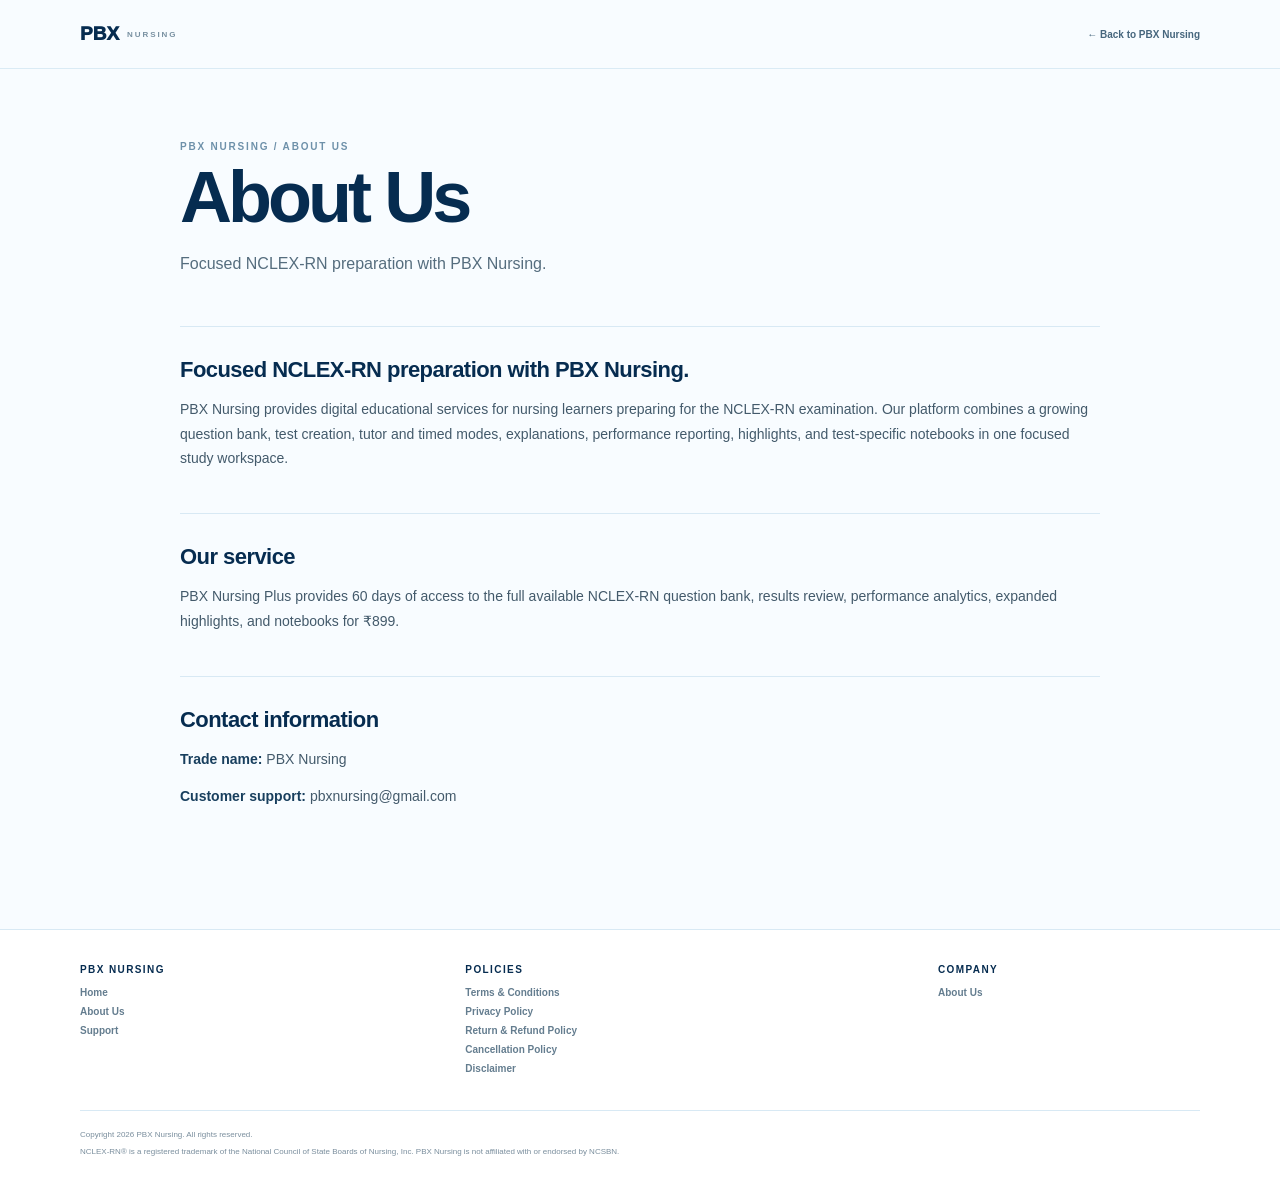
<file: about-us/index.html>
<!DOCTYPE html><html lang="en"><head><script>if(new URLSearchParams(location.search).has("popup")){document.documentElement.classList.add("popup-mode")}</script><meta charset="UTF-8"><meta name="viewport" content="width=device-width,initial-scale=1.0"><title>About Us | PBX Nursing</title><meta name="description" content="Focused NCLEX-RN preparation with PBX Nursing."><link rel="canonical" href="https://pbxnursing.com/about-us"><link rel="stylesheet" href="../legal.css"></head><body><header class="legal-top"><div class="legal-top-inner"><a class="legal-brand" href="../"><strong>PBX</strong><span>NURSING</span></a><a class="back-home" href="../">← Back to PBX Nursing</a></div></header><main class="legal-main"><div class="legal-kicker">PBX Nursing / About Us</div><h1>About Us</h1><p class="legal-intro">Focused NCLEX-RN preparation with PBX Nursing.</p><section class="legal-section"><h2>Focused NCLEX-RN preparation with PBX Nursing.</h2><p>PBX Nursing provides digital educational services for nursing learners preparing for the NCLEX-RN examination. Our platform combines a growing question bank, test creation, tutor and timed modes, explanations, performance reporting, highlights, and test-specific notebooks in one focused study workspace.</p></section><section class="legal-section"><h2>Our service</h2><p>PBX Nursing Plus provides 60 days of access to the full available NCLEX-RN question bank, results review, performance analytics, expanded highlights, and notebooks for ₹899.</p></section><section class="legal-section"><h2>Contact information</h2><p><strong>Trade name:</strong> PBX Nursing</p><p><strong>Customer support:</strong> <a href="mailto:pbxnursing@gmail.com">pbxnursing@gmail.com</a></p></section></main><footer class="legal-footer"><div class="legal-footer-inner"><div><h3>PBX Nursing</h3><div class="legal-links"><a href="../">Home</a><a href="../about-us/">About Us</a><a href="mailto:pbxnursing@gmail.com">Support</a></div></div><div><h3>Policies</h3><div class="legal-links"><a href="../terms-and-conditions/">Terms &amp; Conditions</a><a href="../privacy-policy/">Privacy Policy</a><a href="../return-refund-policy/">Return &amp; Refund Policy</a><a href="../cancellation-policy/">Cancellation Policy</a><a href="../disclaimer/">Disclaimer</a></div></div><div><h3>Company</h3><div class="legal-links"><a href="../about-us/">About Us</a></div></div><div class="legal-copyright"><p>Copyright 2026 PBX Nursing. All rights reserved.</p><p>NCLEX-RN® is a registered trademark of the National Council of State Boards of Nursing, Inc. PBX Nursing is not affiliated with or endorsed by NCSBN.</p></div></div></footer></body></html>
</file>
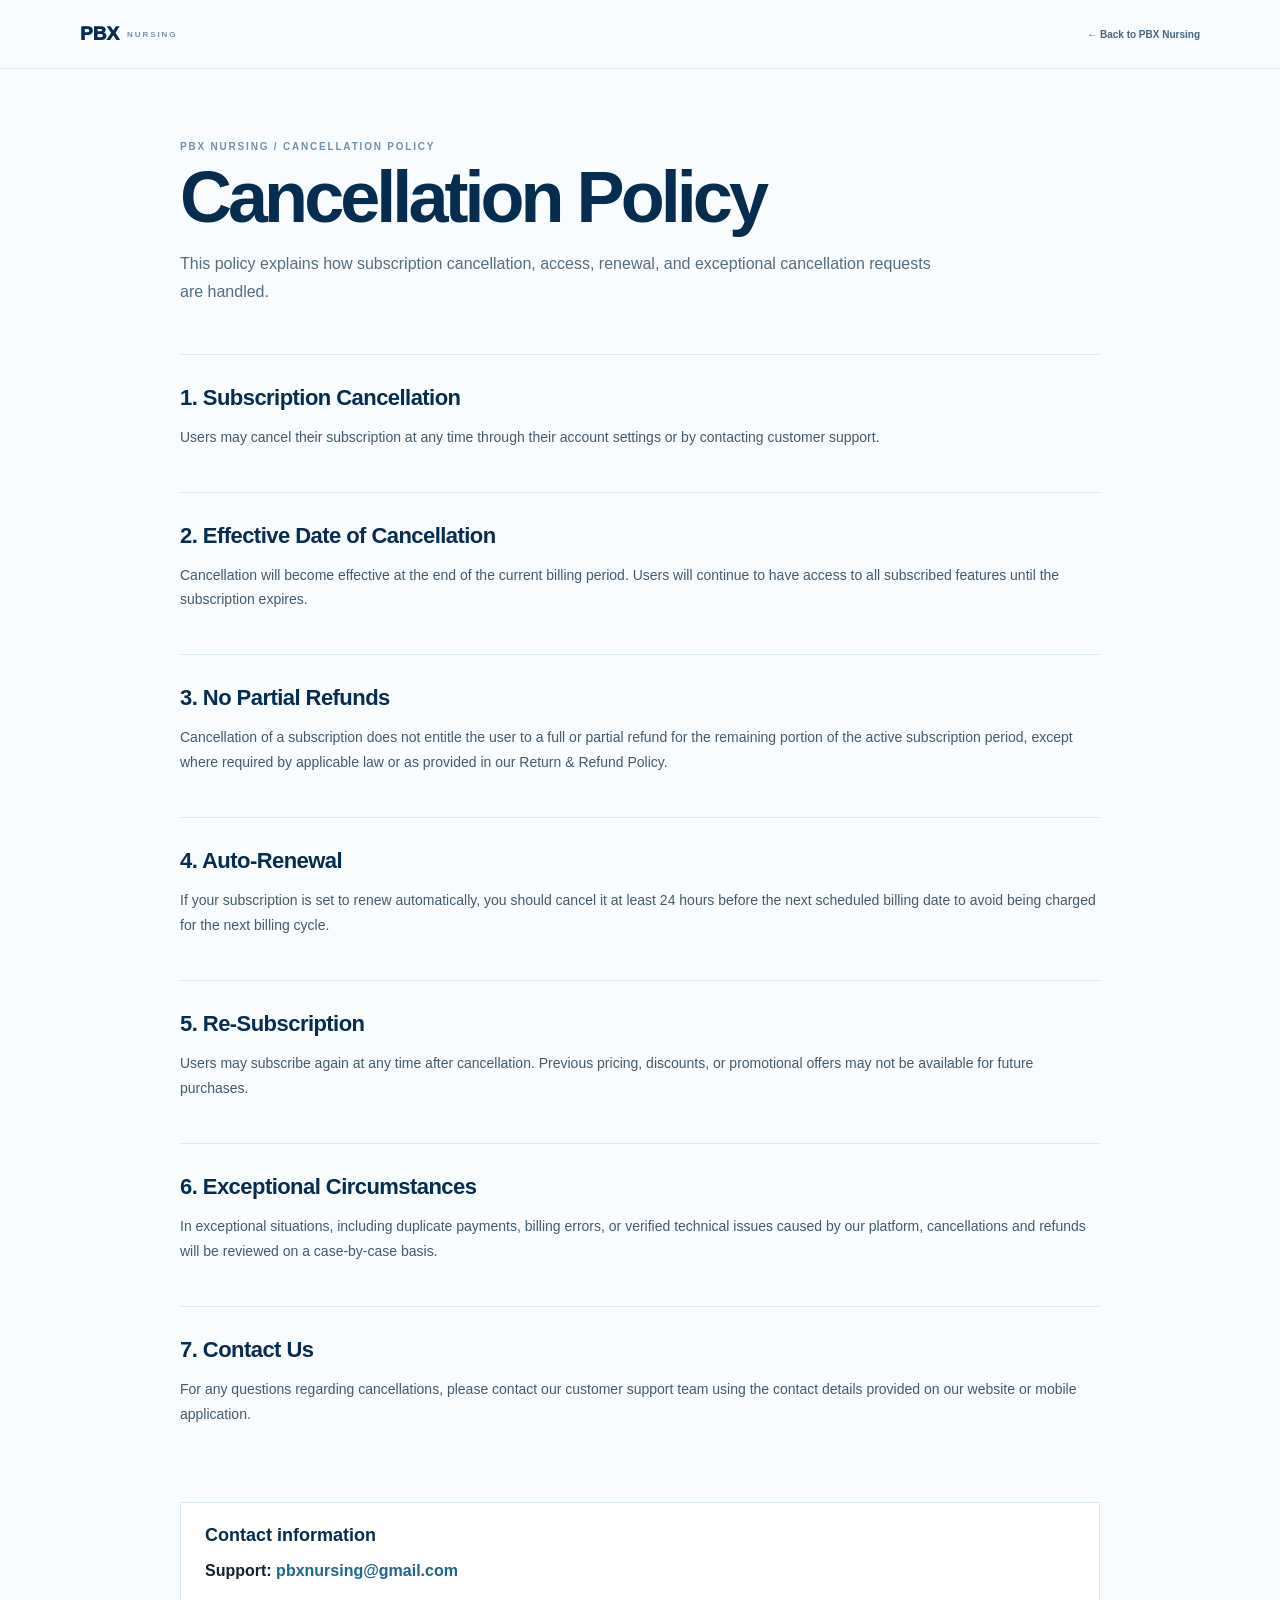
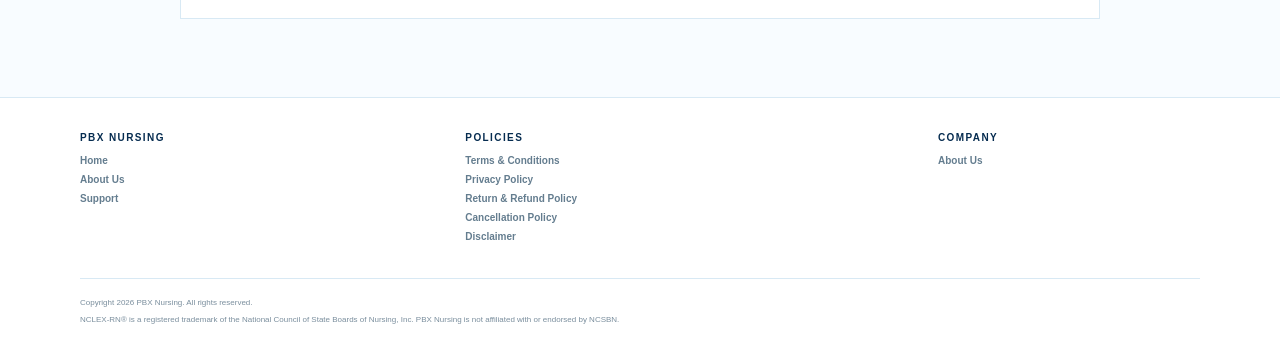
<file: cancellation-policy/index.html>
<!DOCTYPE html><html lang="en"><head><script>if(new URLSearchParams(location.search).has("popup")){document.documentElement.classList.add("popup-mode")}</script><meta charset="UTF-8"><meta name="viewport" content="width=device-width,initial-scale=1.0"><title>Cancellation Policy | PBX Nursing</title><meta name="description" content="This policy explains how subscription cancellation, access, renewal, and exceptional cancellation requests are handled."><link rel="canonical" href="https://pbxnursing.com/cancellation-policy"><link rel="stylesheet" href="../legal.css"></head><body><header class="legal-top"><div class="legal-top-inner"><a class="legal-brand" href="../"><strong>PBX</strong><span>NURSING</span></a><a class="back-home" href="../">← Back to PBX Nursing</a></div></header><main class="legal-main"><div class="legal-kicker">PBX Nursing / Cancellation Policy</div><h1>Cancellation Policy</h1><p class="legal-intro">This policy explains how subscription cancellation, access, renewal, and exceptional cancellation requests are handled.</p><section class="legal-section"><h2>1. Subscription Cancellation</h2><p>Users may cancel their subscription at any time through their account settings or by contacting customer support.</p></section><section class="legal-section"><h2>2. Effective Date of Cancellation</h2><p>Cancellation will become effective at the end of the current billing period. Users will continue to have access to all subscribed features until the subscription expires.</p></section><section class="legal-section"><h2>3. No Partial Refunds</h2><p>Cancellation of a subscription does not entitle the user to a full or partial refund for the remaining portion of the active subscription period, except where required by applicable law or as provided in our Return & Refund Policy.</p></section><section class="legal-section"><h2>4. Auto-Renewal</h2><p>If your subscription is set to renew automatically, you should cancel it at least 24 hours before the next scheduled billing date to avoid being charged for the next billing cycle.</p></section><section class="legal-section"><h2>5. Re-Subscription</h2><p>Users may subscribe again at any time after cancellation. Previous pricing, discounts, or promotional offers may not be available for future purchases.</p></section><section class="legal-section"><h2>6. Exceptional Circumstances</h2><p>In exceptional situations, including duplicate payments, billing errors, or verified technical issues caused by our platform, cancellations and refunds will be reviewed on a case-by-case basis.</p></section><section class="legal-section"><h2>7. Contact Us</h2><p>For any questions regarding cancellations, please contact our customer support team using the contact details provided on our website or mobile application.</p></section><div class="support-box"><h2>Contact information</h2><p><strong>Support:</strong> <a href="mailto:pbxnursing@gmail.com">pbxnursing@gmail.com</a></p></div></main><footer class="legal-footer"><div class="legal-footer-inner"><div><h3>PBX Nursing</h3><div class="legal-links"><a href="../">Home</a><a href="../about-us/">About Us</a><a href="mailto:pbxnursing@gmail.com">Support</a></div></div><div><h3>Policies</h3><div class="legal-links"><a href="../terms-and-conditions/">Terms &amp; Conditions</a><a href="../privacy-policy/">Privacy Policy</a><a href="../return-refund-policy/">Return &amp; Refund Policy</a><a href="../cancellation-policy/">Cancellation Policy</a><a href="../disclaimer/">Disclaimer</a></div></div><div><h3>Company</h3><div class="legal-links"><a href="../about-us/">About Us</a></div></div><div class="legal-copyright"><p>Copyright 2026 PBX Nursing. All rights reserved.</p><p>NCLEX-RN® is a registered trademark of the National Council of State Boards of Nursing, Inc. PBX Nursing is not affiliated with or endorsed by NCSBN.</p></div></div></footer></body></html>
</file>
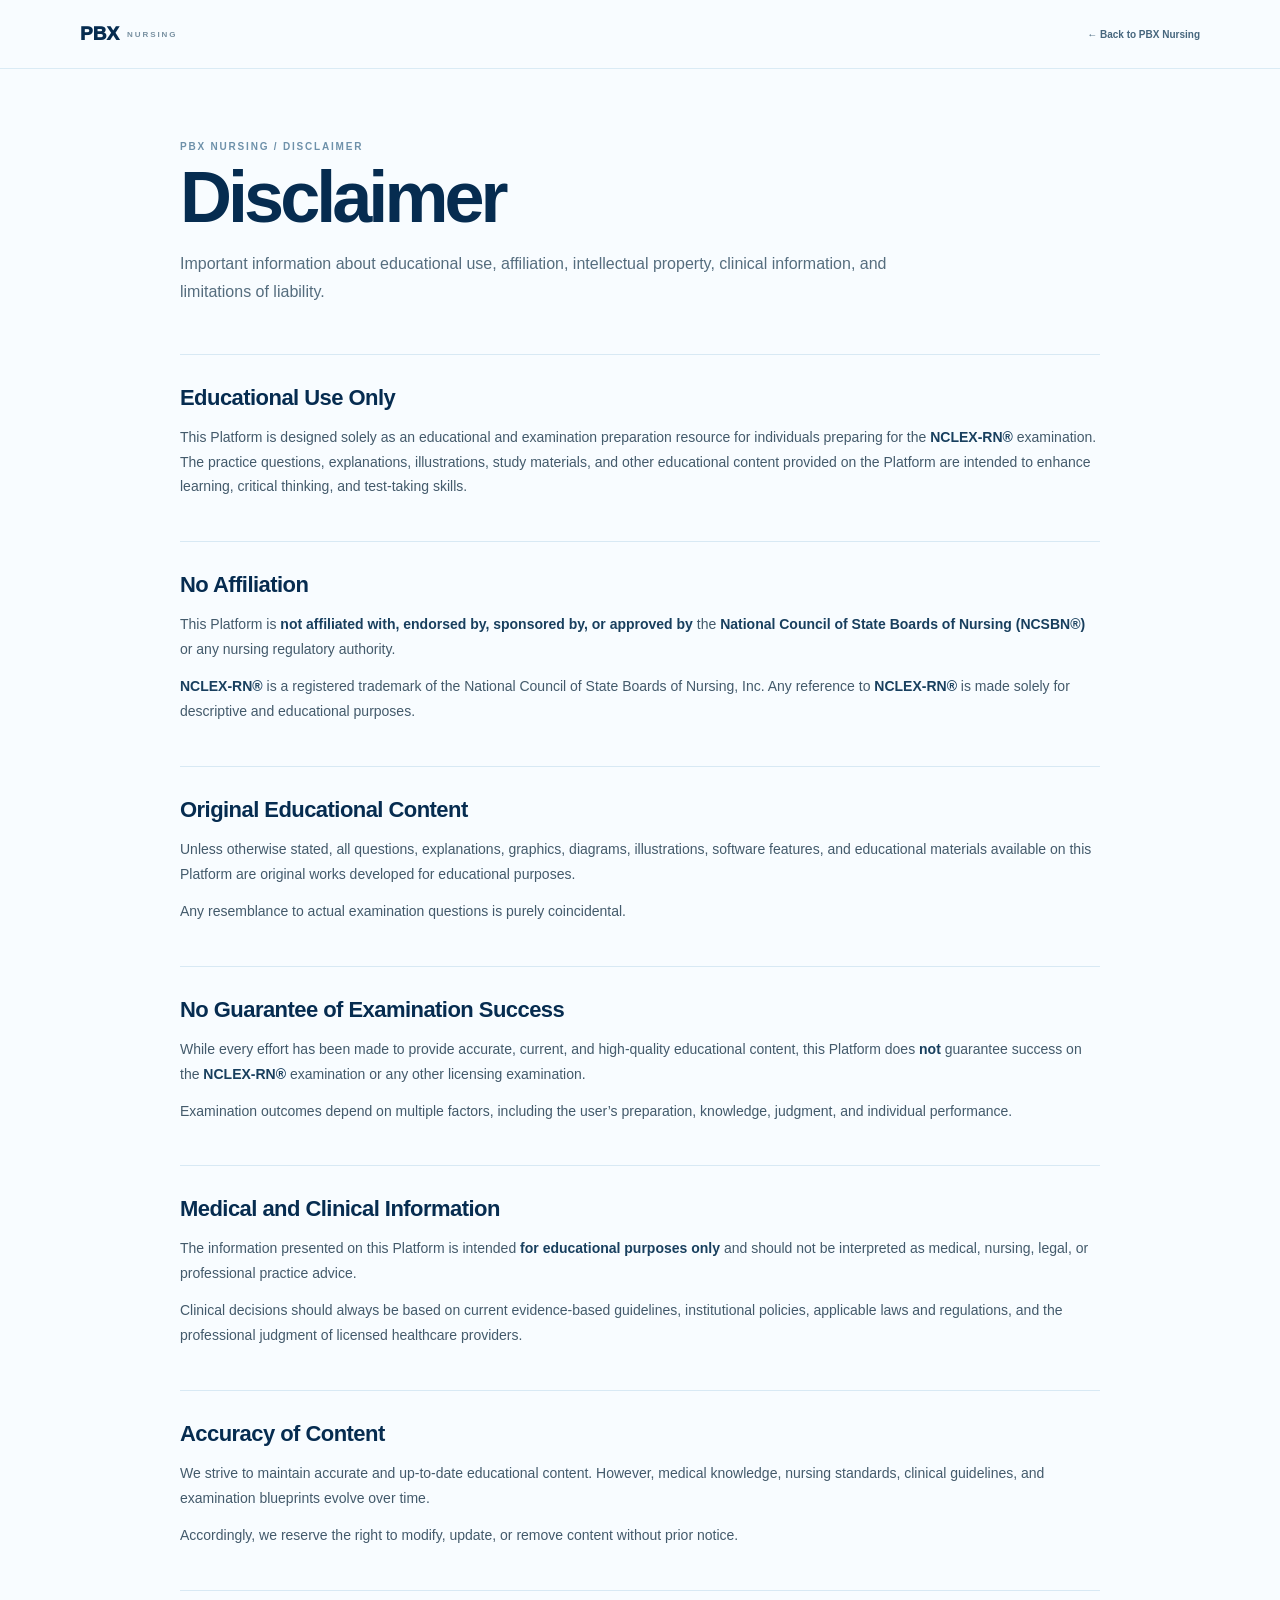
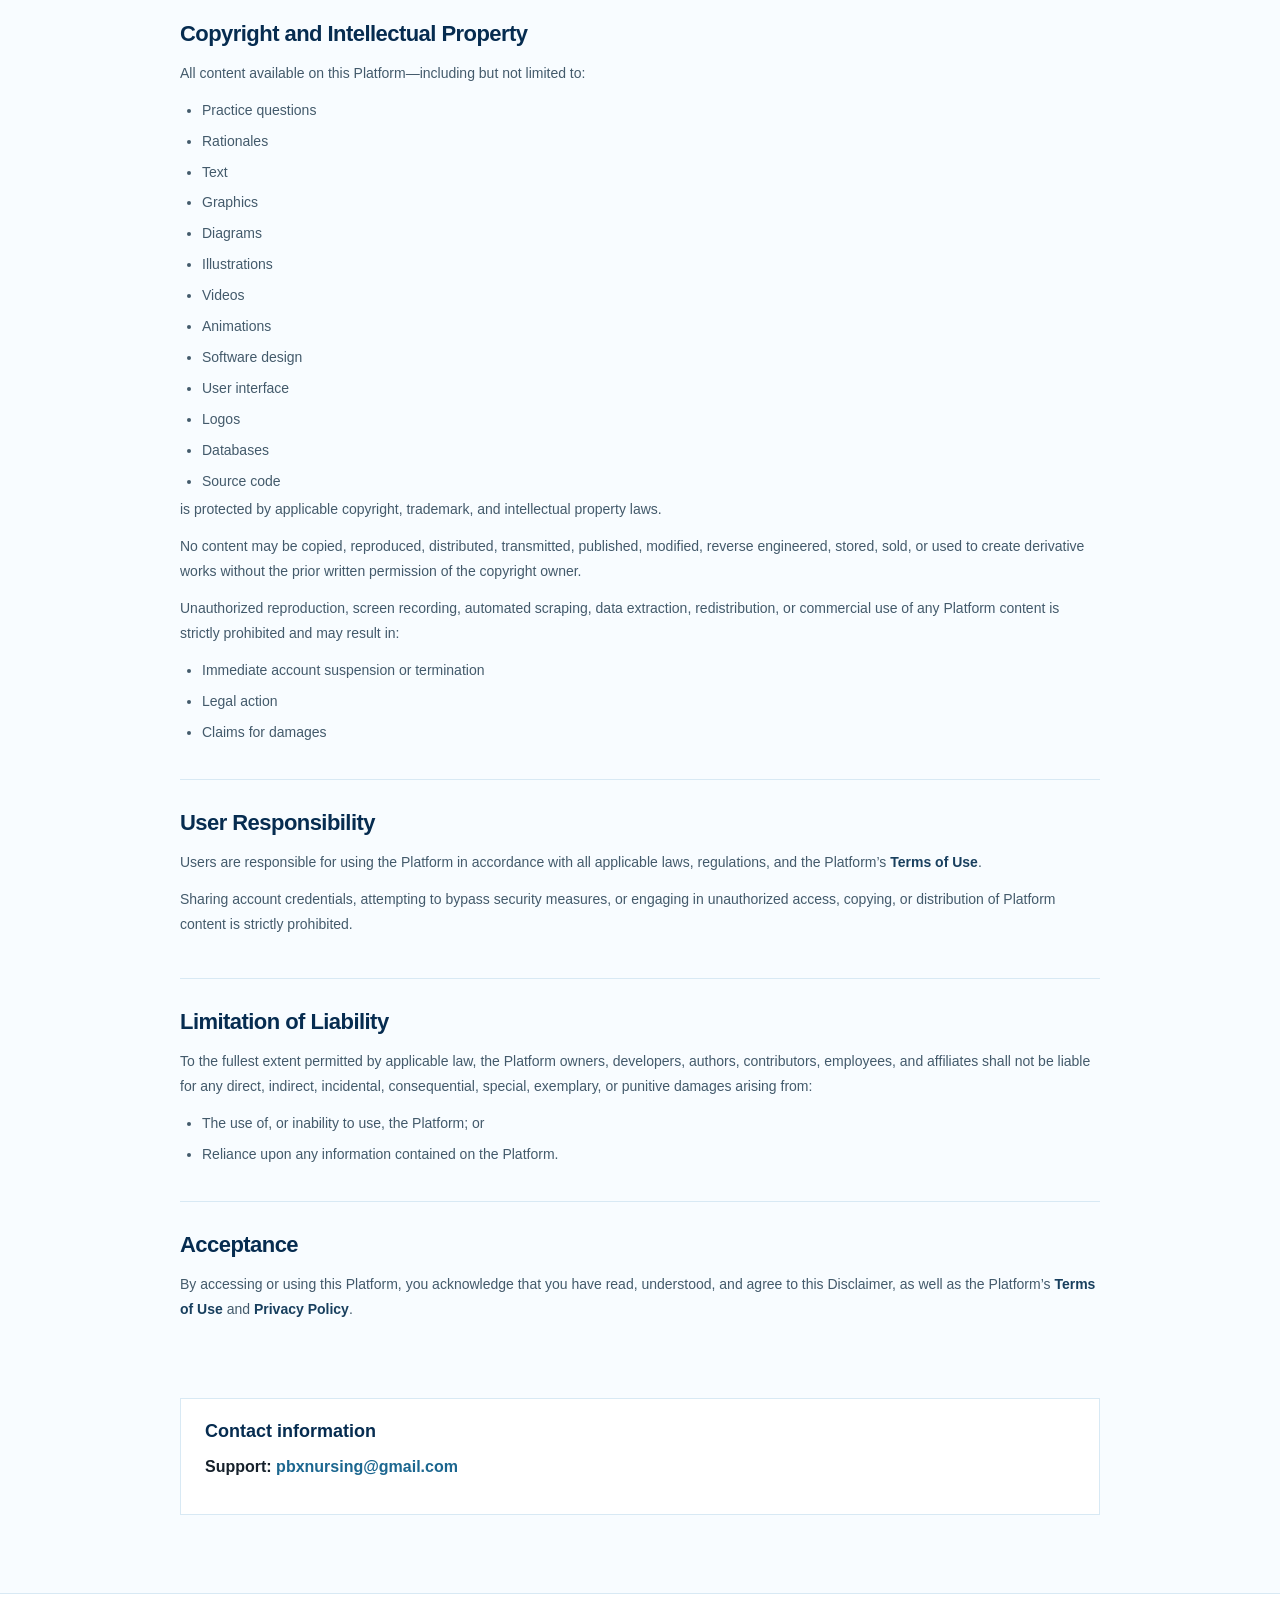
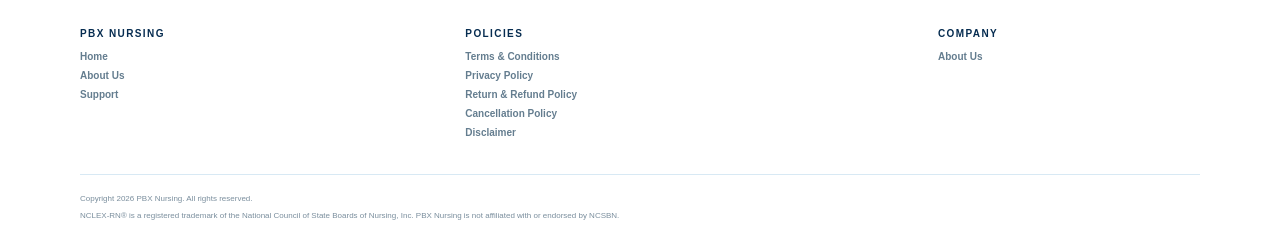
<file: disclaimer/index.html>
<!DOCTYPE html><html lang="en"><head><script>if(new URLSearchParams(location.search).has("popup")){document.documentElement.classList.add("popup-mode")}</script><meta charset="UTF-8"><meta name="viewport" content="width=device-width,initial-scale=1.0"><title>Disclaimer | PBX Nursing</title><meta name="description" content="Important information about educational use, affiliation, intellectual property, clinical information, and limitations of liability."><link rel="canonical" href="https://pbxnursing.com/disclaimer"><link rel="stylesheet" href="../legal.css"></head><body><header class="legal-top"><div class="legal-top-inner"><a class="legal-brand" href="../"><strong>PBX</strong><span>NURSING</span></a><a class="back-home" href="../">← Back to PBX Nursing</a></div></header><main class="legal-main"><div class="legal-kicker">PBX Nursing / Disclaimer</div><h1>Disclaimer</h1><p class="legal-intro">Important information about educational use, affiliation, intellectual property, clinical information, and limitations of liability.</p><section class="legal-section"><h2>Educational Use Only</h2><p>This Platform is designed solely as an educational and examination preparation resource for individuals preparing for the <strong>NCLEX-RN®</strong> examination. The practice questions, explanations, illustrations, study materials, and other educational content provided on the Platform are intended to enhance learning, critical thinking, and test-taking skills.</p></section><section class="legal-section"><h2>No Affiliation</h2><p>This Platform is <strong>not affiliated with, endorsed by, sponsored by, or approved by</strong> the <strong>National Council of State Boards of Nursing (NCSBN®)</strong> or any nursing regulatory authority.</p><p><strong>NCLEX-RN®</strong> is a registered trademark of the National Council of State Boards of Nursing, Inc. Any reference to <strong>NCLEX-RN®</strong> is made solely for descriptive and educational purposes.</p></section><section class="legal-section"><h2>Original Educational Content</h2><p>Unless otherwise stated, all questions, explanations, graphics, diagrams, illustrations, software features, and educational materials available on this Platform are original works developed for educational purposes.</p><p>Any resemblance to actual examination questions is purely coincidental.</p></section><section class="legal-section"><h2>No Guarantee of Examination Success</h2><p>While every effort has been made to provide accurate, current, and high-quality educational content, this Platform does <strong>not</strong> guarantee success on the <strong>NCLEX-RN®</strong> examination or any other licensing examination.</p><p>Examination outcomes depend on multiple factors, including the user’s preparation, knowledge, judgment, and individual performance.</p></section><section class="legal-section"><h2>Medical and Clinical Information</h2><p>The information presented on this Platform is intended <strong>for educational purposes only</strong> and should not be interpreted as medical, nursing, legal, or professional practice advice.</p><p>Clinical decisions should always be based on current evidence-based guidelines, institutional policies, applicable laws and regulations, and the professional judgment of licensed healthcare providers.</p></section><section class="legal-section"><h2>Accuracy of Content</h2><p>We strive to maintain accurate and up-to-date educational content. However, medical knowledge, nursing standards, clinical guidelines, and examination blueprints evolve over time.</p><p>Accordingly, we reserve the right to modify, update, or remove content without prior notice.</p></section><section class="legal-section"><h2>Copyright and Intellectual Property</h2><p>All content available on this Platform—including but not limited to:</p><ul><li>Practice questions</li><li>Rationales</li><li>Text</li><li>Graphics</li><li>Diagrams</li><li>Illustrations</li><li>Videos</li><li>Animations</li><li>Software design</li><li>User interface</li><li>Logos</li><li>Databases</li><li>Source code</li></ul><p>is protected by applicable copyright, trademark, and intellectual property laws.</p><p>No content may be copied, reproduced, distributed, transmitted, published, modified, reverse engineered, stored, sold, or used to create derivative works without the prior written permission of the copyright owner.</p><p>Unauthorized reproduction, screen recording, automated scraping, data extraction, redistribution, or commercial use of any Platform content is strictly prohibited and may result in:</p><ul><li>Immediate account suspension or termination</li><li>Legal action</li><li>Claims for damages</li></ul></section><section class="legal-section"><h2>User Responsibility</h2><p>Users are responsible for using the Platform in accordance with all applicable laws, regulations, and the Platform’s <strong>Terms of Use</strong>.</p><p>Sharing account credentials, attempting to bypass security measures, or engaging in unauthorized access, copying, or distribution of Platform content is strictly prohibited.</p></section><section class="legal-section"><h2>Limitation of Liability</h2><p>To the fullest extent permitted by applicable law, the Platform owners, developers, authors, contributors, employees, and affiliates shall not be liable for any direct, indirect, incidental, consequential, special, exemplary, or punitive damages arising from:</p><ul><li>The use of, or inability to use, the Platform; or</li><li>Reliance upon any information contained on the Platform.</li></ul></section><section class="legal-section"><h2>Acceptance</h2><p>By accessing or using this Platform, you acknowledge that you have read, understood, and agree to this Disclaimer, as well as the Platform’s <strong>Terms of Use</strong> and <strong>Privacy Policy</strong>.</p></section><div class="support-box"><h2>Contact information</h2><p><strong>Support:</strong> <a href="mailto:pbxnursing@gmail.com">pbxnursing@gmail.com</a></p></div></main><footer class="legal-footer"><div class="legal-footer-inner"><div><h3>PBX Nursing</h3><div class="legal-links"><a href="../">Home</a><a href="../about-us/">About Us</a><a href="mailto:pbxnursing@gmail.com">Support</a></div></div><div><h3>Policies</h3><div class="legal-links"><a href="../terms-and-conditions/">Terms &amp; Conditions</a><a href="../privacy-policy/">Privacy Policy</a><a href="../return-refund-policy/">Return &amp; Refund Policy</a><a href="../cancellation-policy/">Cancellation Policy</a><a href="../disclaimer/">Disclaimer</a></div></div><div><h3>Company</h3><div class="legal-links"><a href="../about-us/">About Us</a></div></div><div class="legal-copyright"><p>Copyright 2026 PBX Nursing. All rights reserved.</p><p>NCLEX-RN® is a registered trademark of the National Council of State Boards of Nursing, Inc. PBX Nursing is not affiliated with or endorsed by NCSBN.</p></div></div></footer></body></html>
</file>
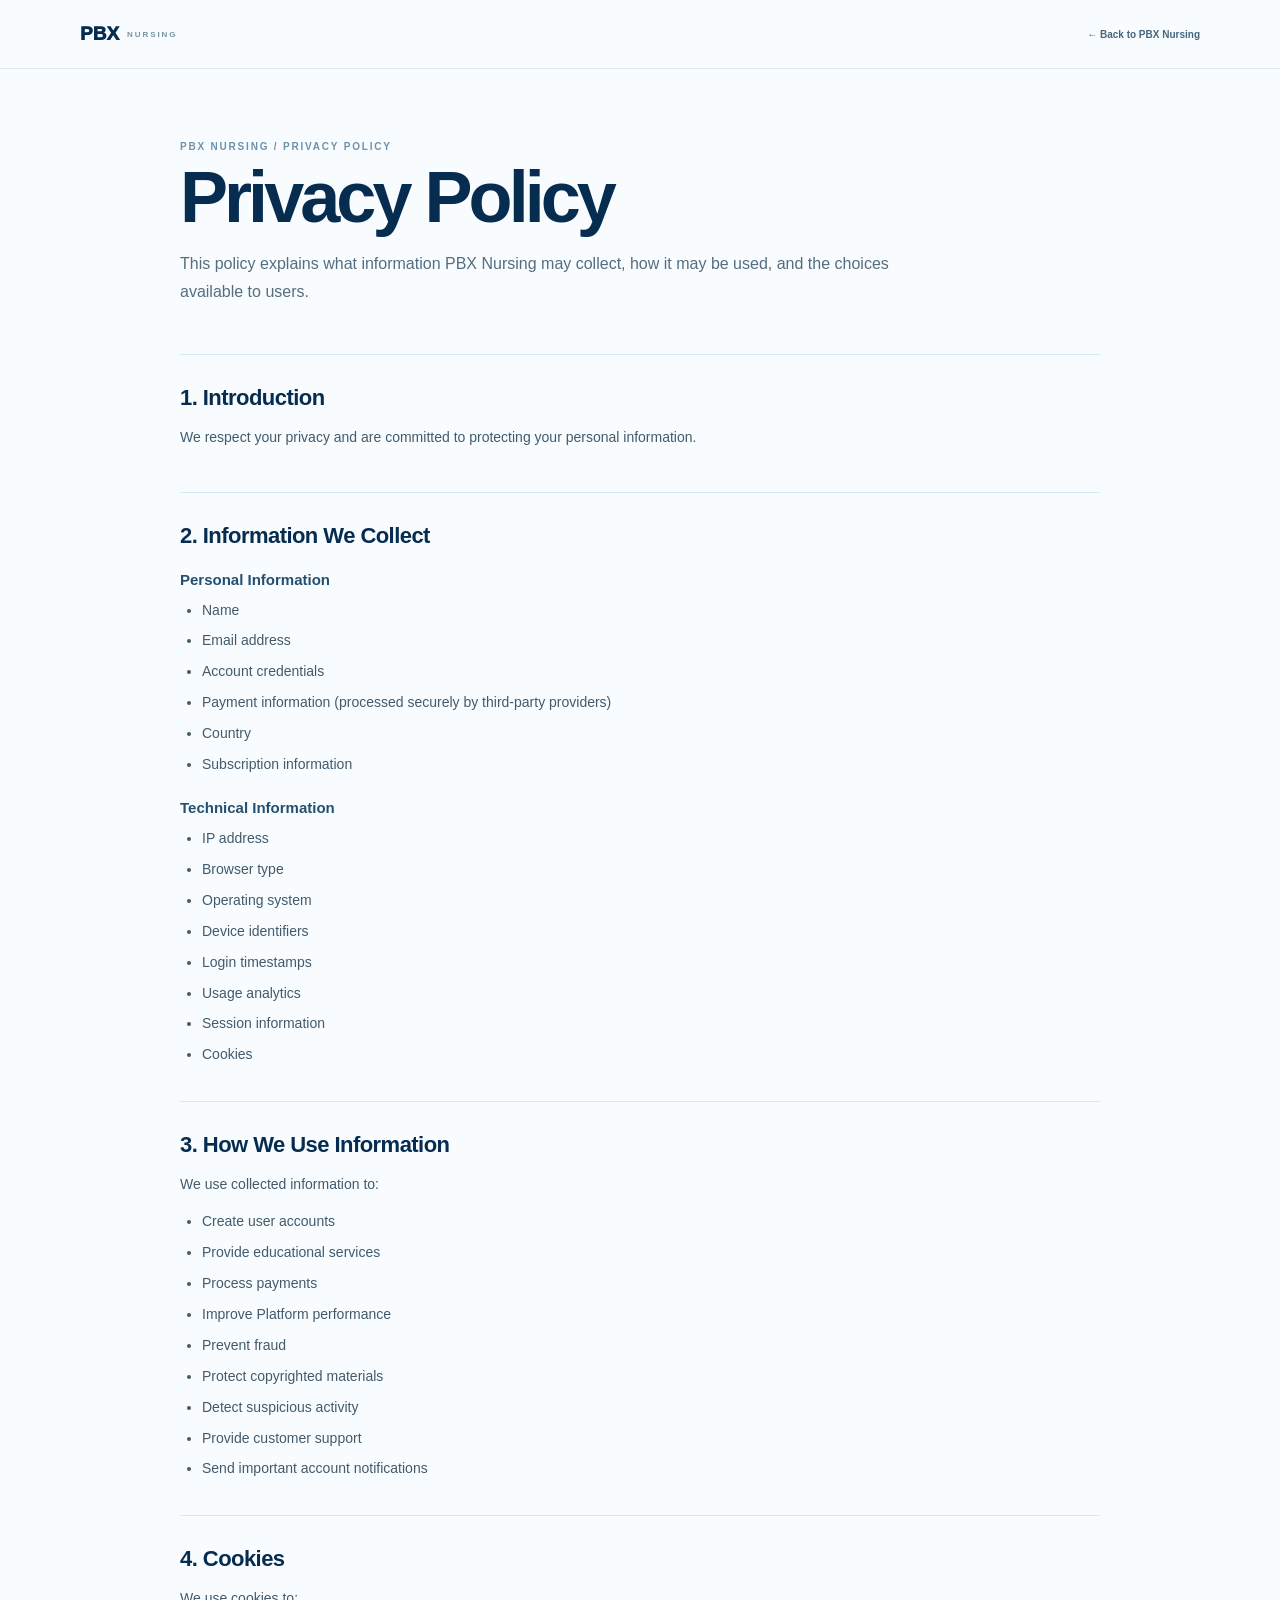
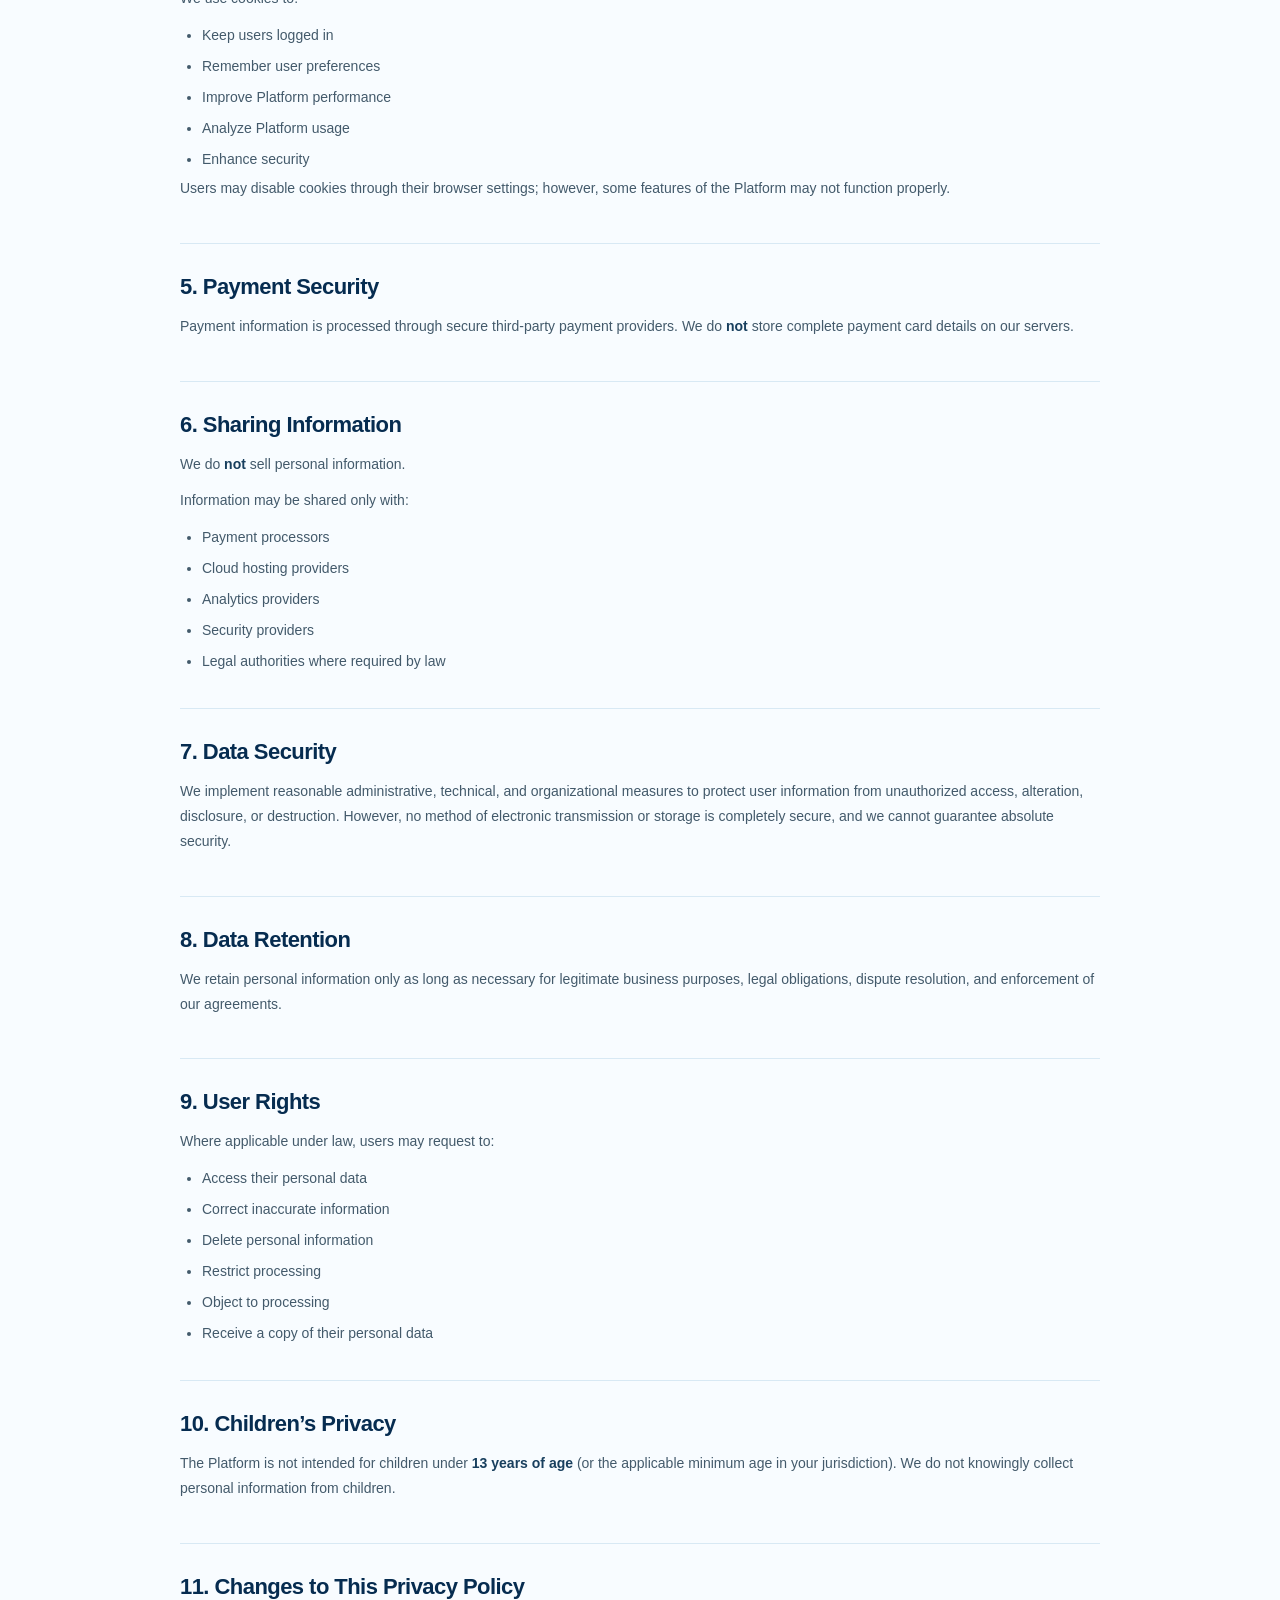
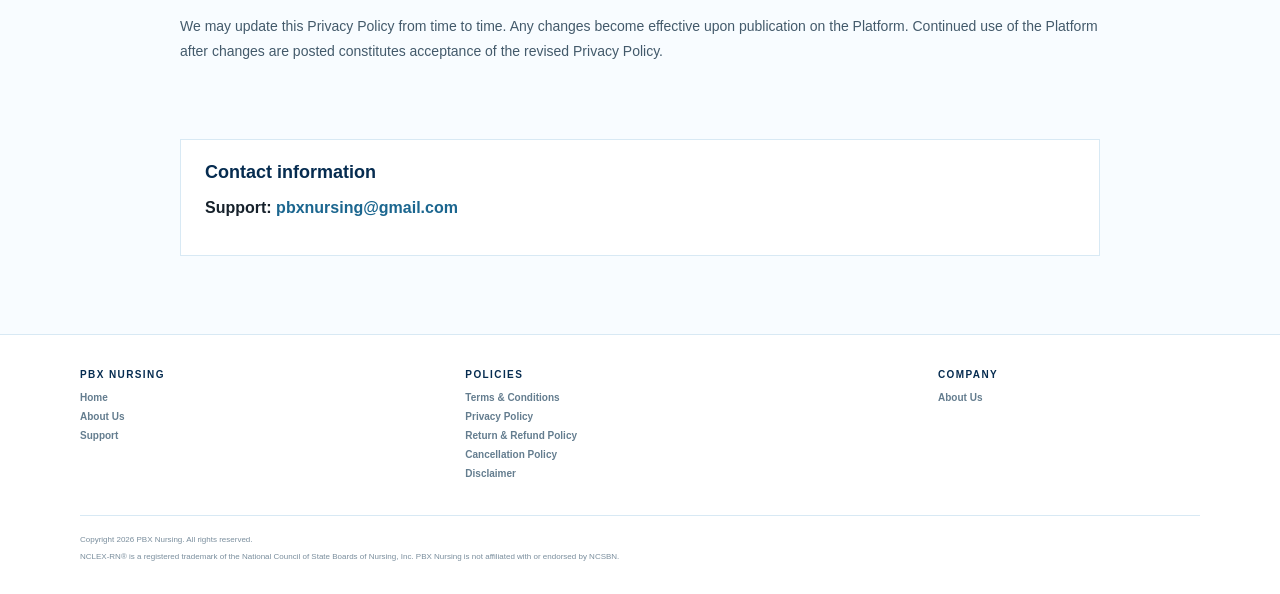
<file: privacy-policy/index.html>
<!DOCTYPE html><html lang="en"><head><script>if(new URLSearchParams(location.search).has("popup")){document.documentElement.classList.add("popup-mode")}</script><meta charset="UTF-8"><meta name="viewport" content="width=device-width,initial-scale=1.0"><title>Privacy Policy | PBX Nursing</title><meta name="description" content="This policy explains what information PBX Nursing may collect, how it may be used, and the choices available to users."><link rel="canonical" href="https://pbxnursing.com/privacy-policy"><link rel="stylesheet" href="../legal.css"></head><body><header class="legal-top"><div class="legal-top-inner"><a class="legal-brand" href="../"><strong>PBX</strong><span>NURSING</span></a><a class="back-home" href="../">← Back to PBX Nursing</a></div></header><main class="legal-main"><div class="legal-kicker">PBX Nursing / Privacy Policy</div><h1>Privacy Policy</h1><p class="legal-intro">This policy explains what information PBX Nursing may collect, how it may be used, and the choices available to users.</p><section class="legal-section"><h2>1. Introduction</h2><p>We respect your privacy and are committed to protecting your personal information.</p></section><section class="legal-section"><h2>2. Information We Collect</h2><h3>Personal Information</h3><ul><li>Name</li><li>Email address</li><li>Account credentials</li><li>Payment information (processed securely by third-party providers)</li><li>Country</li><li>Subscription information</li></ul><h3>Technical Information</h3><ul><li>IP address</li><li>Browser type</li><li>Operating system</li><li>Device identifiers</li><li>Login timestamps</li><li>Usage analytics</li><li>Session information</li><li>Cookies</li></ul></section><section class="legal-section"><h2>3. How We Use Information</h2><p>We use collected information to:</p><ul><li>Create user accounts</li><li>Provide educational services</li><li>Process payments</li><li>Improve Platform performance</li><li>Prevent fraud</li><li>Protect copyrighted materials</li><li>Detect suspicious activity</li><li>Provide customer support</li><li>Send important account notifications</li></ul></section><section class="legal-section"><h2>4. Cookies</h2><p>We use cookies to:</p><ul><li>Keep users logged in</li><li>Remember user preferences</li><li>Improve Platform performance</li><li>Analyze Platform usage</li><li>Enhance security</li></ul><p>Users may disable cookies through their browser settings; however, some features of the Platform may not function properly.</p></section><section class="legal-section"><h2>5. Payment Security</h2><p>Payment information is processed through secure third-party payment providers. We do <strong>not</strong> store complete payment card details on our servers.</p></section><section class="legal-section"><h2>6. Sharing Information</h2><p>We do <strong>not</strong> sell personal information.</p><p>Information may be shared only with:</p><ul><li>Payment processors</li><li>Cloud hosting providers</li><li>Analytics providers</li><li>Security providers</li><li>Legal authorities where required by law</li></ul></section><section class="legal-section"><h2>7. Data Security</h2><p>We implement reasonable administrative, technical, and organizational measures to protect user information from unauthorized access, alteration, disclosure, or destruction. However, no method of electronic transmission or storage is completely secure, and we cannot guarantee absolute security.</p></section><section class="legal-section"><h2>8. Data Retention</h2><p>We retain personal information only as long as necessary for legitimate business purposes, legal obligations, dispute resolution, and enforcement of our agreements.</p></section><section class="legal-section"><h2>9. User Rights</h2><p>Where applicable under law, users may request to:</p><ul><li>Access their personal data</li><li>Correct inaccurate information</li><li>Delete personal information</li><li>Restrict processing</li><li>Object to processing</li><li>Receive a copy of their personal data</li></ul></section><section class="legal-section"><h2>10. Children’s Privacy</h2><p>The Platform is not intended for children under <strong>13 years of age</strong> (or the applicable minimum age in your jurisdiction). We do not knowingly collect personal information from children.</p></section><section class="legal-section"><h2>11. Changes to This Privacy Policy</h2><p>We may update this Privacy Policy from time to time. Any changes become effective upon publication on the Platform. Continued use of the Platform after changes are posted constitutes acceptance of the revised Privacy Policy.</p></section><div class="support-box"><h2>Contact information</h2><p><strong>Support:</strong> <a href="mailto:pbxnursing@gmail.com">pbxnursing@gmail.com</a></p></div></main><footer class="legal-footer"><div class="legal-footer-inner"><div><h3>PBX Nursing</h3><div class="legal-links"><a href="../">Home</a><a href="../about-us/">About Us</a><a href="mailto:pbxnursing@gmail.com">Support</a></div></div><div><h3>Policies</h3><div class="legal-links"><a href="../terms-and-conditions/">Terms &amp; Conditions</a><a href="../privacy-policy/">Privacy Policy</a><a href="../return-refund-policy/">Return &amp; Refund Policy</a><a href="../cancellation-policy/">Cancellation Policy</a><a href="../disclaimer/">Disclaimer</a></div></div><div><h3>Company</h3><div class="legal-links"><a href="../about-us/">About Us</a></div></div><div class="legal-copyright"><p>Copyright 2026 PBX Nursing. All rights reserved.</p><p>NCLEX-RN® is a registered trademark of the National Council of State Boards of Nursing, Inc. PBX Nursing is not affiliated with or endorsed by NCSBN.</p></div></div></footer></body></html>
</file>
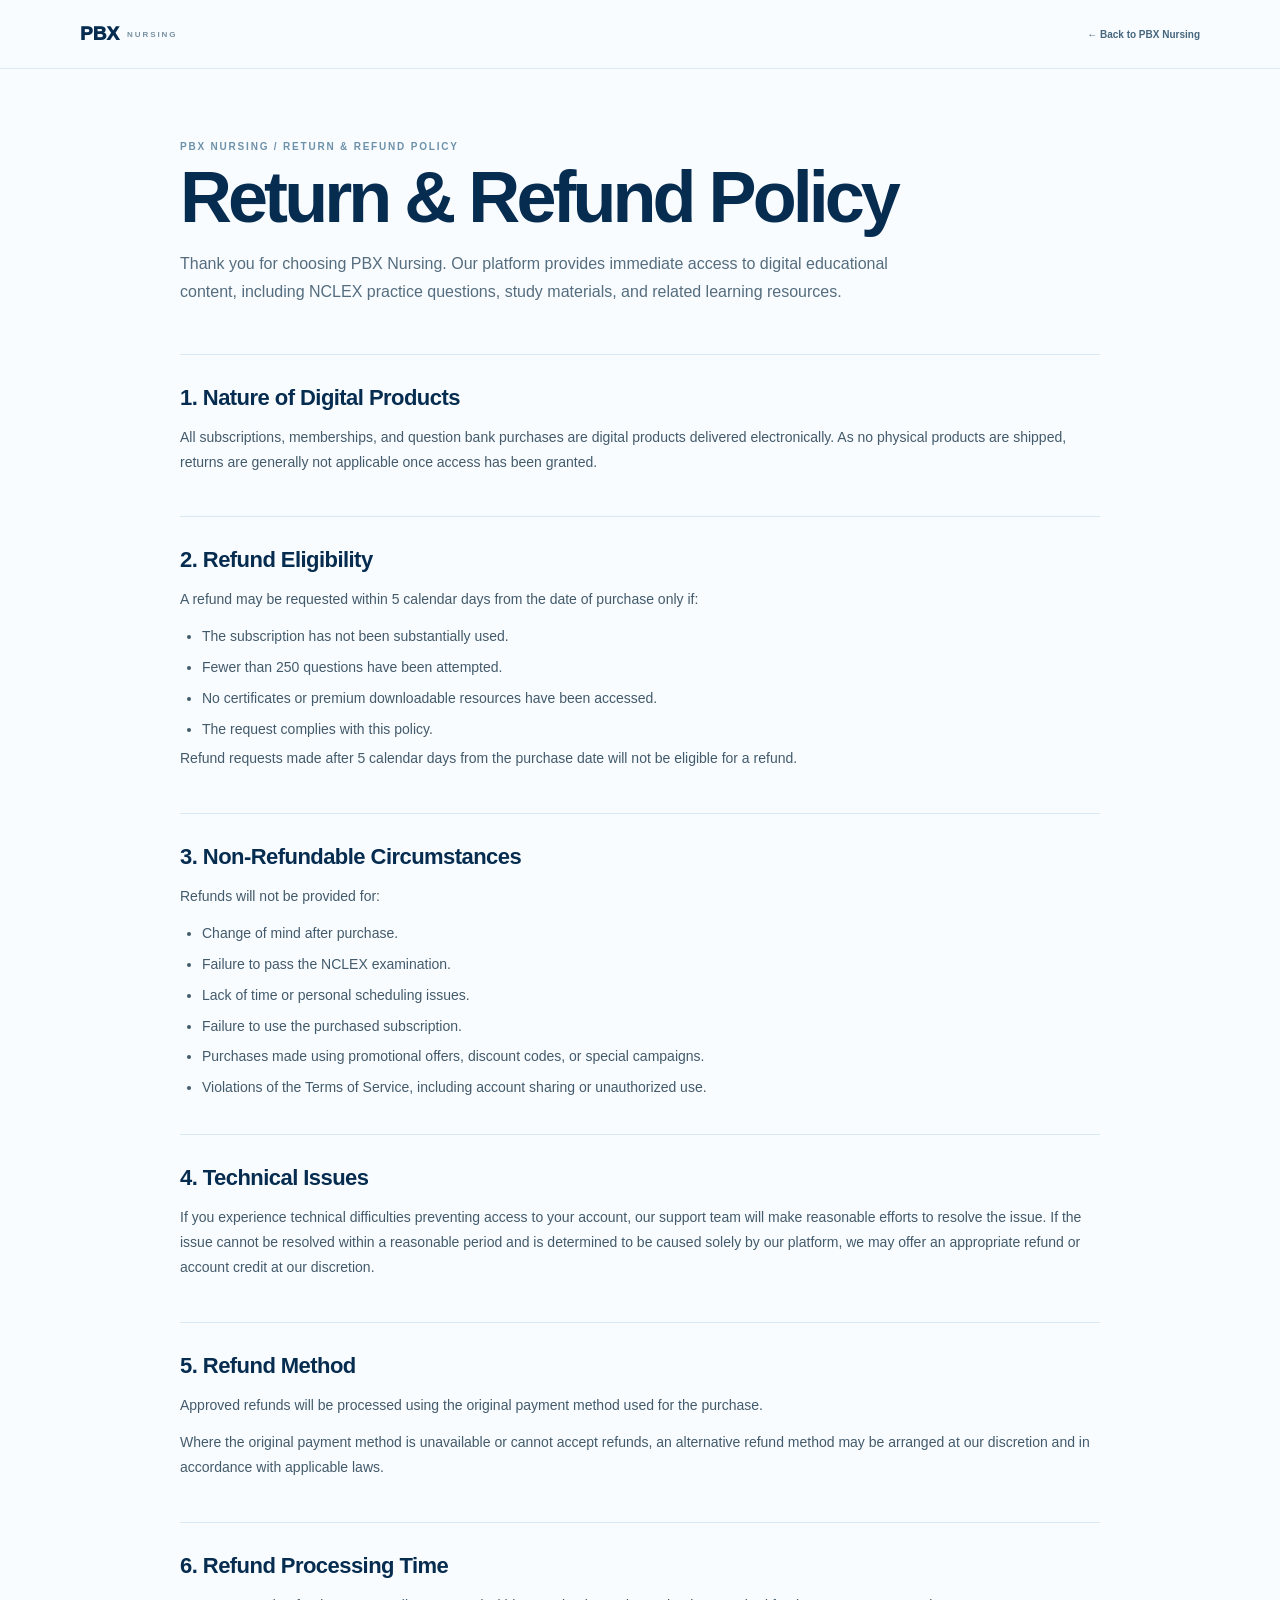
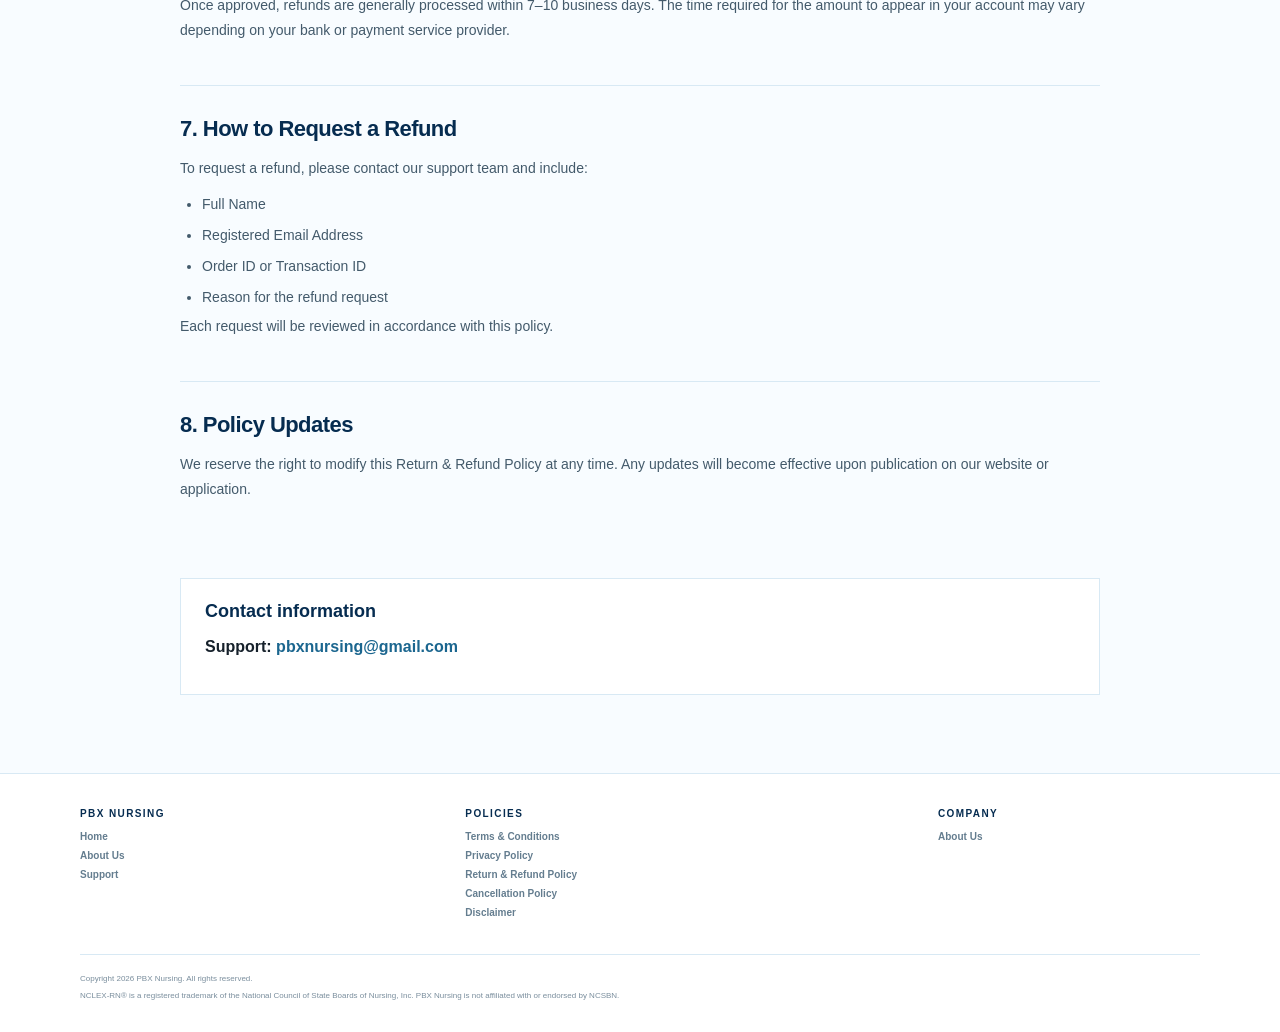
<file: return-refund-policy/index.html>
<!DOCTYPE html><html lang="en"><head><script>if(new URLSearchParams(location.search).has("popup")){document.documentElement.classList.add("popup-mode")}</script><meta charset="UTF-8"><meta name="viewport" content="width=device-width,initial-scale=1.0"><title>Return & Refund Policy | PBX Nursing</title><meta name="description" content="Thank you for choosing PBX Nursing. Our platform provides immediate access to digital educational content, including NCLEX practice questions, study materials, and related learning resources."><link rel="canonical" href="https://pbxnursing.com/return-refund-policy"><link rel="stylesheet" href="../legal.css"></head><body><header class="legal-top"><div class="legal-top-inner"><a class="legal-brand" href="../"><strong>PBX</strong><span>NURSING</span></a><a class="back-home" href="../">← Back to PBX Nursing</a></div></header><main class="legal-main"><div class="legal-kicker">PBX Nursing / Return & Refund Policy</div><h1>Return & Refund Policy</h1><p class="legal-intro">Thank you for choosing PBX Nursing. Our platform provides immediate access to digital educational content, including NCLEX practice questions, study materials, and related learning resources.</p><section class="legal-section"><h2>1. Nature of Digital Products</h2><p>All subscriptions, memberships, and question bank purchases are digital products delivered electronically. As no physical products are shipped, returns are generally not applicable once access has been granted.</p></section><section class="legal-section"><h2>2. Refund Eligibility</h2><p>A refund may be requested within 5 calendar days from the date of purchase only if:</p><ul><li>The subscription has not been substantially used.</li><li>Fewer than 250 questions have been attempted.</li><li>No certificates or premium downloadable resources have been accessed.</li><li>The request complies with this policy.</li></ul><p>Refund requests made after 5 calendar days from the purchase date will not be eligible for a refund.</p></section><section class="legal-section"><h2>3. Non-Refundable Circumstances</h2><p>Refunds will not be provided for:</p><ul><li>Change of mind after purchase.</li><li>Failure to pass the NCLEX examination.</li><li>Lack of time or personal scheduling issues.</li><li>Failure to use the purchased subscription.</li><li>Purchases made using promotional offers, discount codes, or special campaigns.</li><li>Violations of the Terms of Service, including account sharing or unauthorized use.</li></ul></section><section class="legal-section"><h2>4. Technical Issues</h2><p>If you experience technical difficulties preventing access to your account, our support team will make reasonable efforts to resolve the issue. If the issue cannot be resolved within a reasonable period and is determined to be caused solely by our platform, we may offer an appropriate refund or account credit at our discretion.</p></section><section class="legal-section"><h2>5. Refund Method</h2><p>Approved refunds will be processed using the original payment method used for the purchase.</p><p>Where the original payment method is unavailable or cannot accept refunds, an alternative refund method may be arranged at our discretion and in accordance with applicable laws.</p></section><section class="legal-section"><h2>6. Refund Processing Time</h2><p>Once approved, refunds are generally processed within 7–10 business days. The time required for the amount to appear in your account may vary depending on your bank or payment service provider.</p></section><section class="legal-section"><h2>7. How to Request a Refund</h2><p>To request a refund, please contact our support team and include:</p><ul><li>Full Name</li><li>Registered Email Address</li><li>Order ID or Transaction ID</li><li>Reason for the refund request</li></ul><p>Each request will be reviewed in accordance with this policy.</p></section><section class="legal-section"><h2>8. Policy Updates</h2><p>We reserve the right to modify this Return & Refund Policy at any time. Any updates will become effective upon publication on our website or application.</p></section><div class="support-box"><h2>Contact information</h2><p><strong>Support:</strong> <a href="mailto:pbxnursing@gmail.com">pbxnursing@gmail.com</a></p></div></main><footer class="legal-footer"><div class="legal-footer-inner"><div><h3>PBX Nursing</h3><div class="legal-links"><a href="../">Home</a><a href="../about-us/">About Us</a><a href="mailto:pbxnursing@gmail.com">Support</a></div></div><div><h3>Policies</h3><div class="legal-links"><a href="../terms-and-conditions/">Terms &amp; Conditions</a><a href="../privacy-policy/">Privacy Policy</a><a href="../return-refund-policy/">Return &amp; Refund Policy</a><a href="../cancellation-policy/">Cancellation Policy</a><a href="../disclaimer/">Disclaimer</a></div></div><div><h3>Company</h3><div class="legal-links"><a href="../about-us/">About Us</a></div></div><div class="legal-copyright"><p>Copyright 2026 PBX Nursing. All rights reserved.</p><p>NCLEX-RN® is a registered trademark of the National Council of State Boards of Nursing, Inc. PBX Nursing is not affiliated with or endorsed by NCSBN.</p></div></div></footer></body></html>
</file>
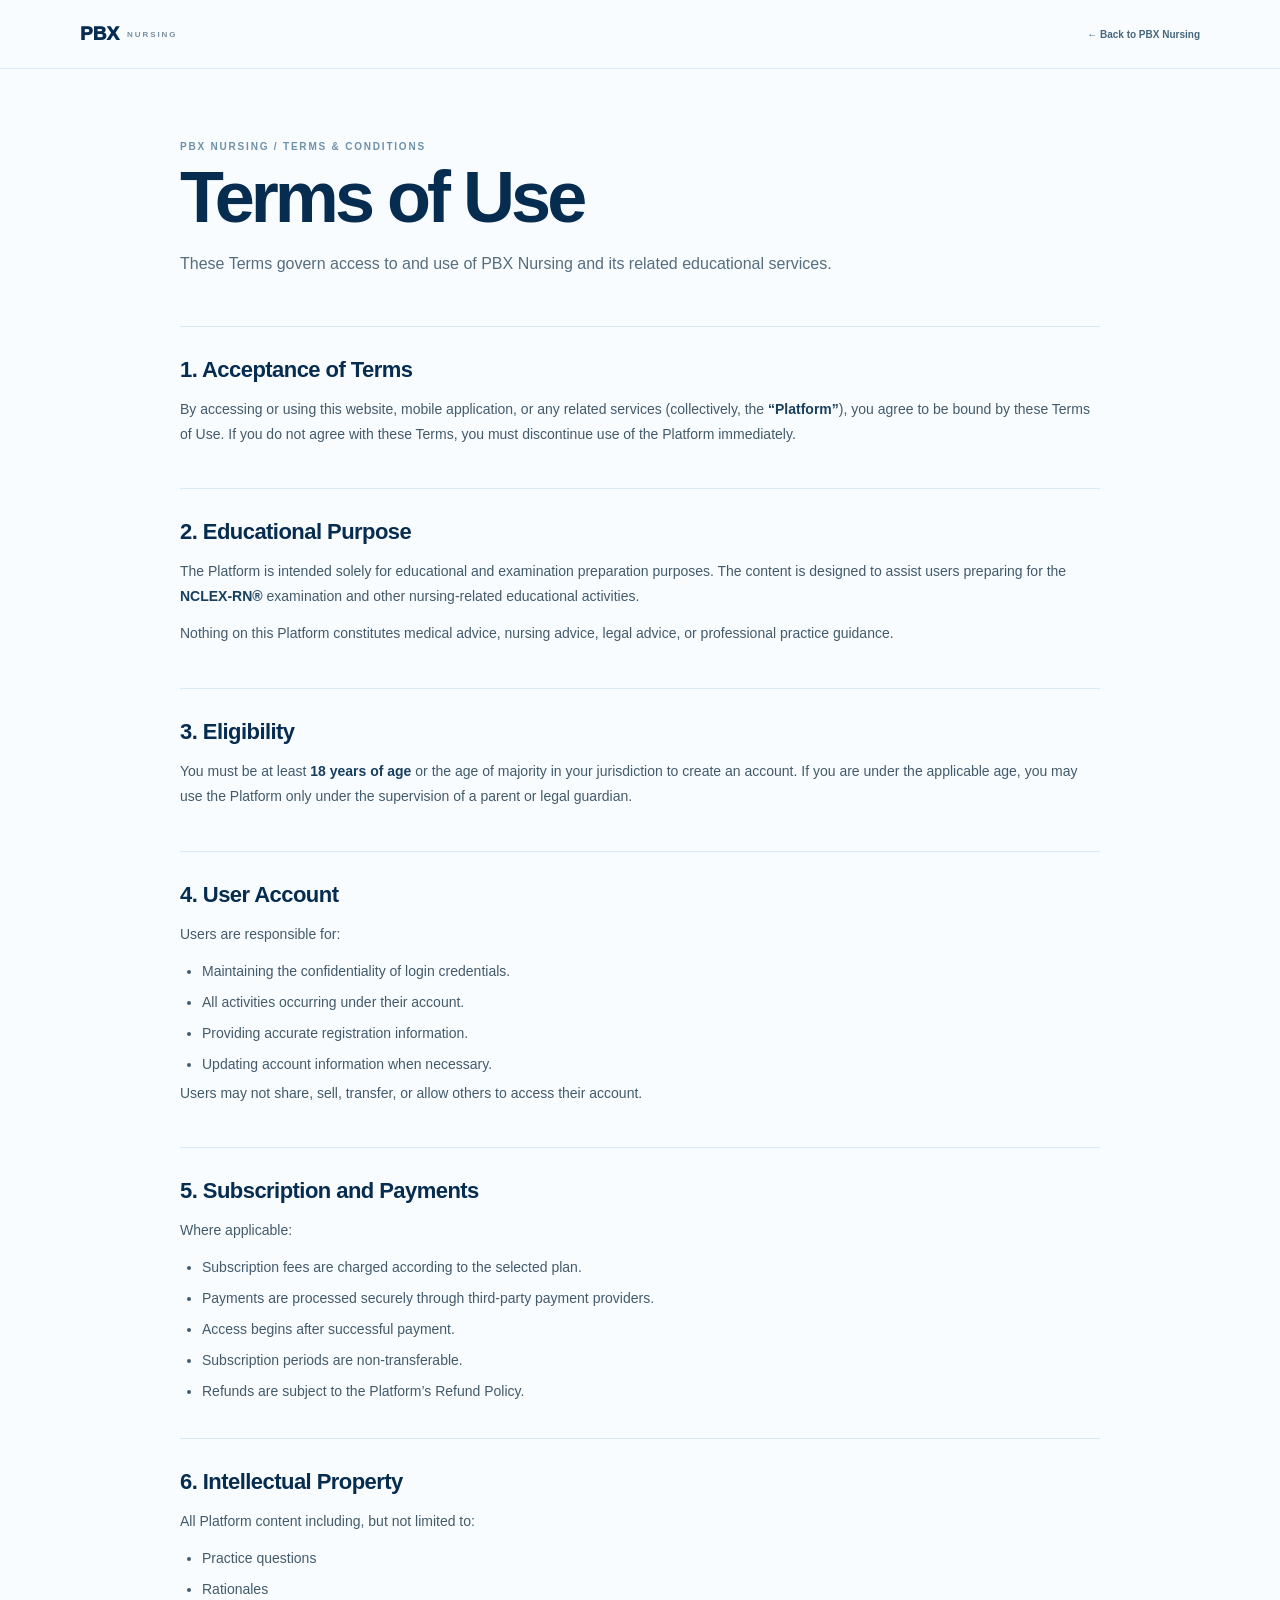
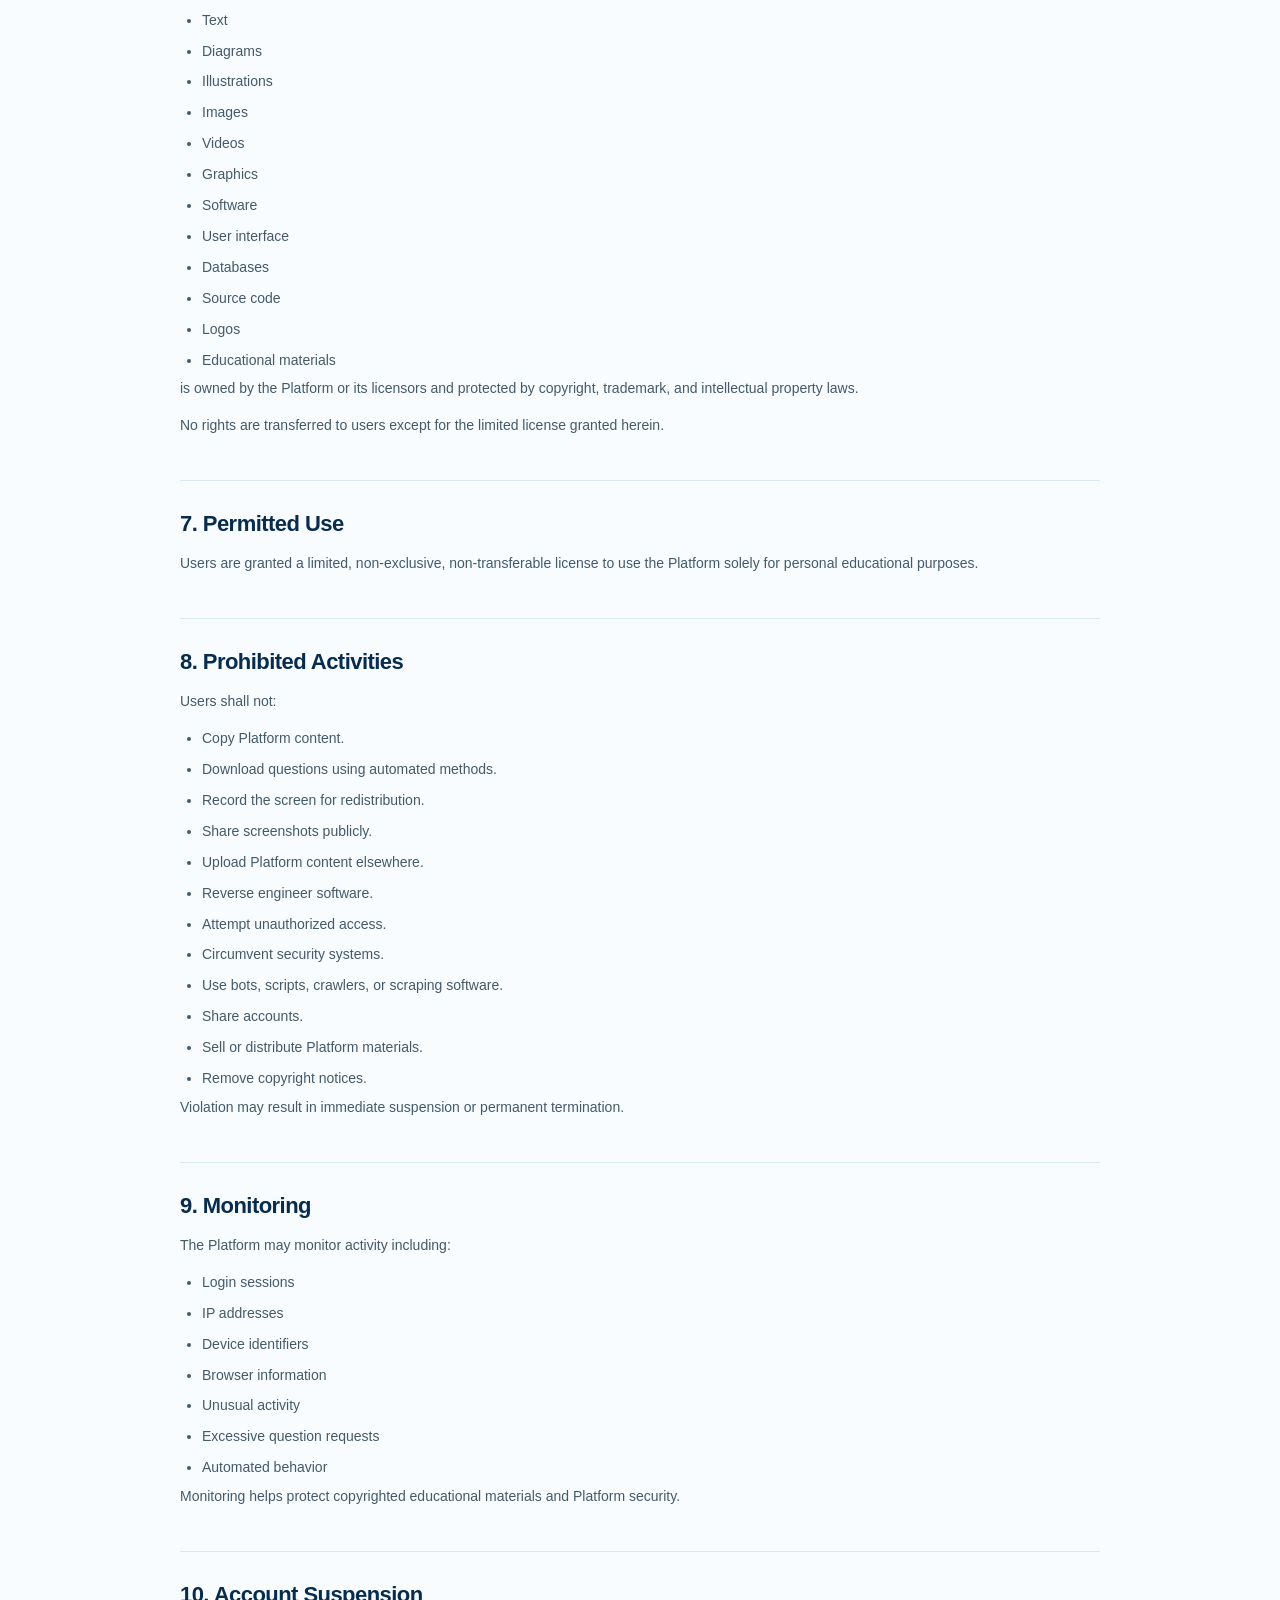
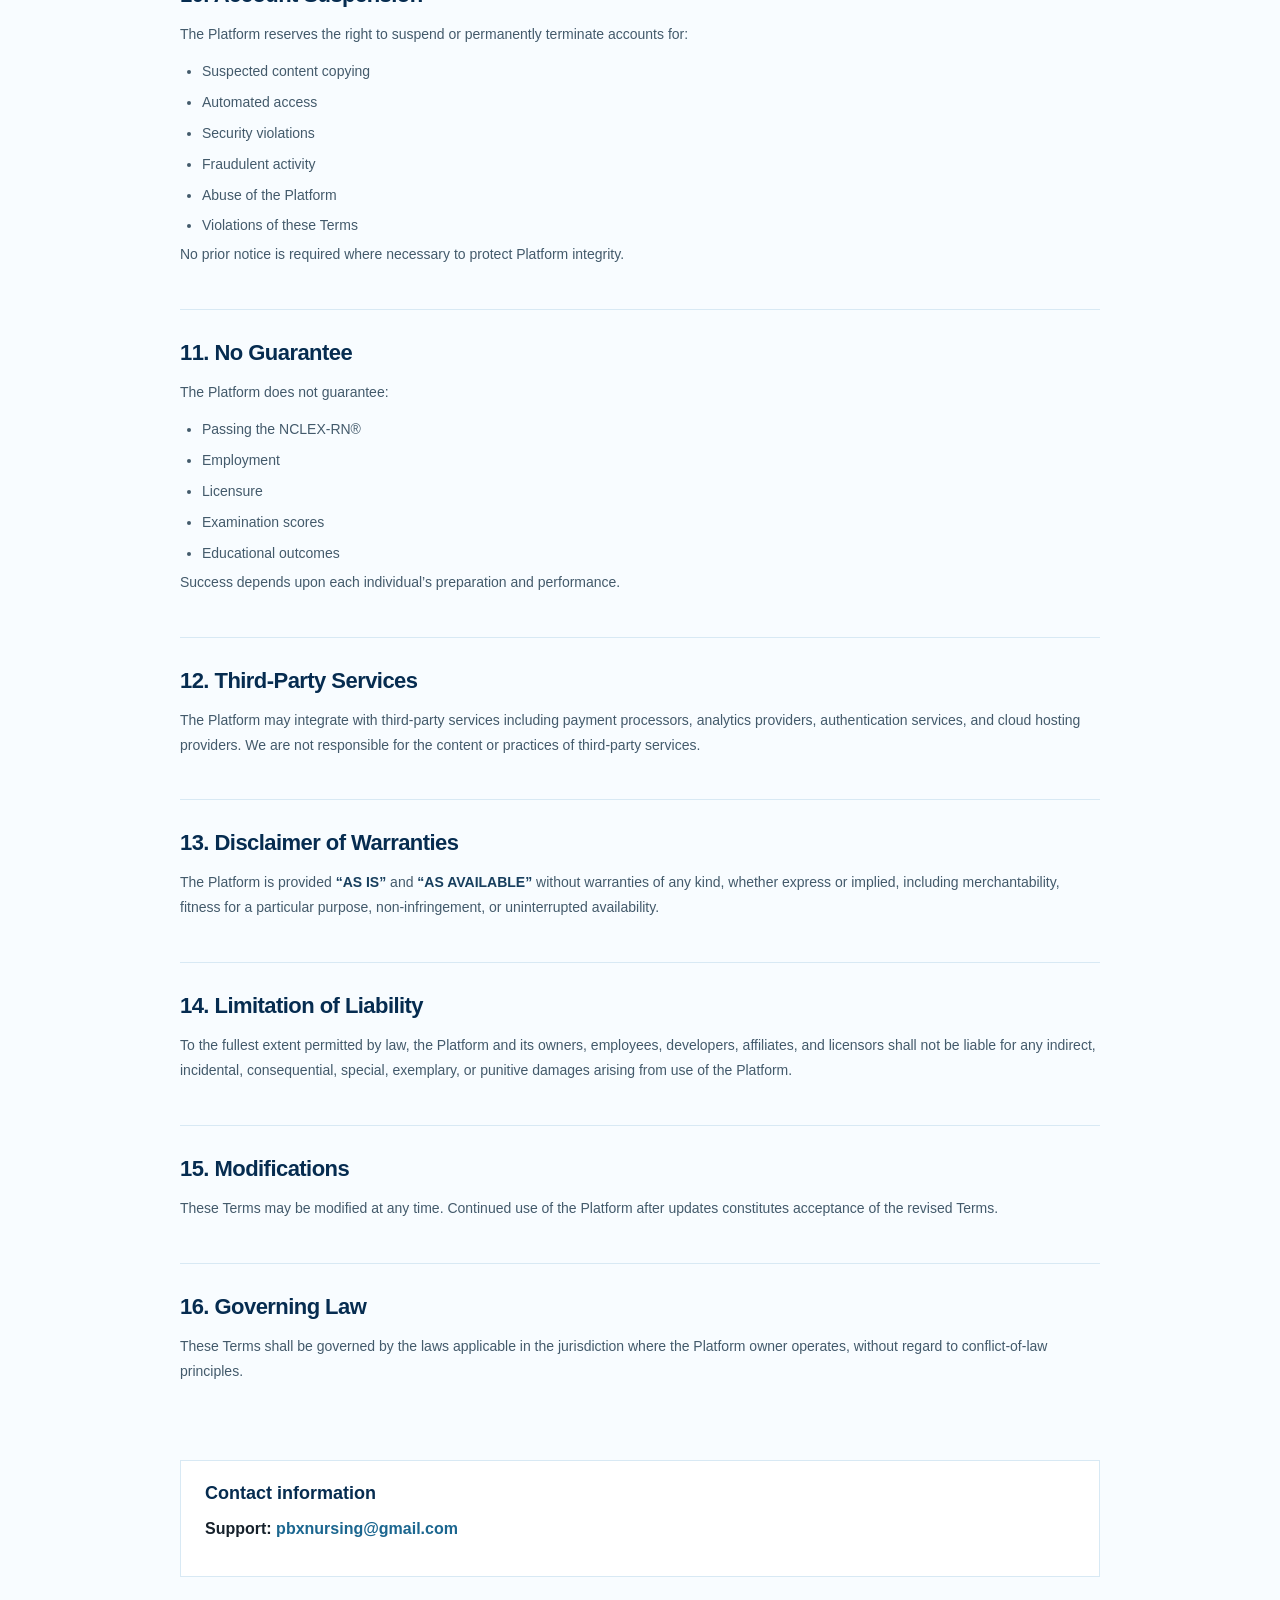
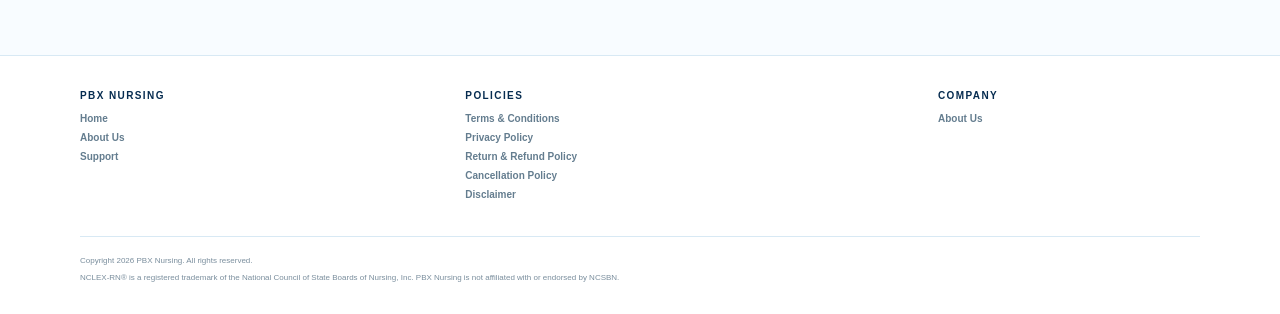
<file: terms-and-conditions/index.html>
<!DOCTYPE html><html lang="en"><head><script>if(new URLSearchParams(location.search).has("popup")){document.documentElement.classList.add("popup-mode")}</script><meta charset="UTF-8"><meta name="viewport" content="width=device-width,initial-scale=1.0"><title>Terms & Conditions | PBX Nursing</title><meta name="description" content="These Terms govern access to and use of PBX Nursing and its related educational services."><link rel="canonical" href="https://pbxnursing.com/terms-and-conditions"><link rel="stylesheet" href="../legal.css"></head><body><header class="legal-top"><div class="legal-top-inner"><a class="legal-brand" href="../"><strong>PBX</strong><span>NURSING</span></a><a class="back-home" href="../">← Back to PBX Nursing</a></div></header><main class="legal-main"><div class="legal-kicker">PBX Nursing / Terms & Conditions</div><h1>Terms of Use</h1><p class="legal-intro">These Terms govern access to and use of PBX Nursing and its related educational services.</p><section class="legal-section"><h2>1. Acceptance of Terms</h2><p>By accessing or using this website, mobile application, or any related services (collectively, the <strong>“Platform”</strong>), you agree to be bound by these Terms of Use. If you do not agree with these Terms, you must discontinue use of the Platform immediately.</p></section><section class="legal-section"><h2>2. Educational Purpose</h2><p>The Platform is intended solely for educational and examination preparation purposes. The content is designed to assist users preparing for the <strong>NCLEX-RN®</strong> examination and other nursing-related educational activities.</p><p>Nothing on this Platform constitutes medical advice, nursing advice, legal advice, or professional practice guidance.</p></section><section class="legal-section"><h2>3. Eligibility</h2><p>You must be at least <strong>18 years of age</strong> or the age of majority in your jurisdiction to create an account. If you are under the applicable age, you may use the Platform only under the supervision of a parent or legal guardian.</p></section><section class="legal-section"><h2>4. User Account</h2><p>Users are responsible for:</p><ul><li>Maintaining the confidentiality of login credentials.</li><li>All activities occurring under their account.</li><li>Providing accurate registration information.</li><li>Updating account information when necessary.</li></ul><p>Users may not share, sell, transfer, or allow others to access their account.</p></section><section class="legal-section"><h2>5. Subscription and Payments</h2><p>Where applicable:</p><ul><li>Subscription fees are charged according to the selected plan.</li><li>Payments are processed securely through third-party payment providers.</li><li>Access begins after successful payment.</li><li>Subscription periods are non-transferable.</li><li>Refunds are subject to the Platform’s Refund Policy.</li></ul></section><section class="legal-section"><h2>6. Intellectual Property</h2><p>All Platform content including, but not limited to:</p><ul><li>Practice questions</li><li>Rationales</li><li>Text</li><li>Diagrams</li><li>Illustrations</li><li>Images</li><li>Videos</li><li>Graphics</li><li>Software</li><li>User interface</li><li>Databases</li><li>Source code</li><li>Logos</li><li>Educational materials</li></ul><p>is owned by the Platform or its licensors and protected by copyright, trademark, and intellectual property laws.</p><p>No rights are transferred to users except for the limited license granted herein.</p></section><section class="legal-section"><h2>7. Permitted Use</h2><p>Users are granted a limited, non-exclusive, non-transferable license to use the Platform solely for personal educational purposes.</p></section><section class="legal-section"><h2>8. Prohibited Activities</h2><p>Users shall not:</p><ul><li>Copy Platform content.</li><li>Download questions using automated methods.</li><li>Record the screen for redistribution.</li><li>Share screenshots publicly.</li><li>Upload Platform content elsewhere.</li><li>Reverse engineer software.</li><li>Attempt unauthorized access.</li><li>Circumvent security systems.</li><li>Use bots, scripts, crawlers, or scraping software.</li><li>Share accounts.</li><li>Sell or distribute Platform materials.</li><li>Remove copyright notices.</li></ul><p>Violation may result in immediate suspension or permanent termination.</p></section><section class="legal-section"><h2>9. Monitoring</h2><p>The Platform may monitor activity including:</p><ul><li>Login sessions</li><li>IP addresses</li><li>Device identifiers</li><li>Browser information</li><li>Unusual activity</li><li>Excessive question requests</li><li>Automated behavior</li></ul><p>Monitoring helps protect copyrighted educational materials and Platform security.</p></section><section class="legal-section"><h2>10. Account Suspension</h2><p>The Platform reserves the right to suspend or permanently terminate accounts for:</p><ul><li>Suspected content copying</li><li>Automated access</li><li>Security violations</li><li>Fraudulent activity</li><li>Abuse of the Platform</li><li>Violations of these Terms</li></ul><p>No prior notice is required where necessary to protect Platform integrity.</p></section><section class="legal-section"><h2>11. No Guarantee</h2><p>The Platform does not guarantee:</p><ul><li>Passing the NCLEX-RN®</li><li>Employment</li><li>Licensure</li><li>Examination scores</li><li>Educational outcomes</li></ul><p>Success depends upon each individual’s preparation and performance.</p></section><section class="legal-section"><h2>12. Third-Party Services</h2><p>The Platform may integrate with third-party services including payment processors, analytics providers, authentication services, and cloud hosting providers. We are not responsible for the content or practices of third-party services.</p></section><section class="legal-section"><h2>13. Disclaimer of Warranties</h2><p>The Platform is provided <strong>“AS IS”</strong> and <strong>“AS AVAILABLE”</strong> without warranties of any kind, whether express or implied, including merchantability, fitness for a particular purpose, non-infringement, or uninterrupted availability.</p></section><section class="legal-section"><h2>14. Limitation of Liability</h2><p>To the fullest extent permitted by law, the Platform and its owners, employees, developers, affiliates, and licensors shall not be liable for any indirect, incidental, consequential, special, exemplary, or punitive damages arising from use of the Platform.</p></section><section class="legal-section"><h2>15. Modifications</h2><p>These Terms may be modified at any time. Continued use of the Platform after updates constitutes acceptance of the revised Terms.</p></section><section class="legal-section"><h2>16. Governing Law</h2><p>These Terms shall be governed by the laws applicable in the jurisdiction where the Platform owner operates, without regard to conflict-of-law principles.</p></section><div class="support-box"><h2>Contact information</h2><p><strong>Support:</strong> <a href="mailto:pbxnursing@gmail.com">pbxnursing@gmail.com</a></p></div></main><footer class="legal-footer"><div class="legal-footer-inner"><div><h3>PBX Nursing</h3><div class="legal-links"><a href="../">Home</a><a href="../about-us/">About Us</a><a href="mailto:pbxnursing@gmail.com">Support</a></div></div><div><h3>Policies</h3><div class="legal-links"><a href="../terms-and-conditions/">Terms &amp; Conditions</a><a href="../privacy-policy/">Privacy Policy</a><a href="../return-refund-policy/">Return &amp; Refund Policy</a><a href="../cancellation-policy/">Cancellation Policy</a><a href="../disclaimer/">Disclaimer</a></div></div><div><h3>Company</h3><div class="legal-links"><a href="../about-us/">About Us</a></div></div><div class="legal-copyright"><p>Copyright 2026 PBX Nursing. All rights reserved.</p><p>NCLEX-RN® is a registered trademark of the National Council of State Boards of Nursing, Inc. PBX Nursing is not affiliated with or endorsed by NCSBN.</p></div></div></footer></body></html>
</file>
<file: legal.css>
:root{--navy:#062c50;--ink:#16212b;--muted:#647888;--line:#d8e9f4;--bg:#f8fcff;--blue:#78bdf0;--max:920px}
*{box-sizing:border-box}html{scroll-behavior:smooth}body{margin:0;background:var(--bg);color:var(--ink);font-family:Inter,ui-sans-serif,-apple-system,BlinkMacSystemFont,"Segoe UI",sans-serif;-webkit-font-smoothing:antialiased}a{color:inherit;text-decoration:none}.legal-top{position:sticky;top:0;z-index:20;background:rgba(248,252,255,.92);backdrop-filter:blur(16px);border-bottom:1px solid rgba(216,233,244,.9)}.legal-top-inner{width:min(calc(100% - 40px),1120px);height:68px;margin:auto;display:flex;align-items:center;justify-content:space-between;gap:20px}.legal-brand{display:flex;align-items:center;gap:8px}.legal-brand strong{font-size:19px;color:var(--navy);font-weight:950}.legal-brand span{font-size:8px;letter-spacing:.24em;font-weight:850;color:#7890a1}.back-home{font-size:10px;font-weight:850;color:#46667d}.back-home:hover{color:var(--navy)}.legal-main{width:min(calc(100% - 40px),var(--max));margin:0 auto;padding:72px 0 78px}.legal-kicker{font-size:10px;letter-spacing:.18em;text-transform:uppercase;color:#6e91aa;font-weight:900}.legal-main h1{margin:12px 0 18px;color:var(--navy);font-size:clamp(44px,7vw,72px);line-height:.94;letter-spacing:-.055em}.legal-intro{font-size:16px;line-height:1.75;color:#556d7e;max-width:760px;margin:0 0 48px}.legal-section{padding:30px 0;border-top:1px solid var(--line)}.legal-section h2{margin:0 0 14px;color:var(--navy);font-size:22px;letter-spacing:-.025em}.legal-section h3{margin:22px 0 8px;color:#244f6f;font-size:15px}.legal-section p,.legal-section li{font-size:14px;line-height:1.78;color:#435a6b}.legal-section p{margin:0 0 12px}.legal-section ul{margin:10px 0 4px;padding-left:22px}.legal-section li+li{margin-top:6px}.legal-section strong{color:#183f5e}.support-box{margin-top:34px;padding:22px 24px;border:1px solid var(--line);background:#fff}.support-box h2{margin:0 0 8px;color:var(--navy);font-size:18px}.support-box a{color:#1b668f;font-weight:850}.legal-footer{border-top:1px solid var(--line);background:#fff}.legal-footer-inner{width:min(calc(100% - 40px),1120px);margin:auto;padding:34px 0 26px;display:grid;grid-template-columns:1fr 1.25fr .75fr;gap:36px}.legal-footer h3{font-size:10px;letter-spacing:.14em;text-transform:uppercase;color:var(--navy);margin:0 0 12px}.legal-links{display:grid;gap:8px}.legal-links a{font-size:10px;font-weight:750;color:#647d8f}.legal-links a:hover{color:var(--navy)}.legal-copyright{grid-column:1/-1;border-top:1px solid var(--line);padding-top:18px;font-size:8px;line-height:1.6;color:#7a8e9d}.legal-copyright p{margin:0 0 4px}@media(max-width:700px){.legal-main{padding:52px 0 58px}.legal-main h1{font-size:48px}.legal-section{padding:25px 0}.legal-footer-inner{grid-template-columns:1fr 1fr}.legal-footer-inner>div:first-child{grid-column:1/-1}}@media(max-width:480px){.legal-top-inner,.legal-main,.legal-footer-inner{width:calc(100% - 28px)}.legal-top-inner{height:62px}.legal-main h1{font-size:42px}.legal-intro{font-size:14px}.legal-section p,.legal-section li{font-size:13px}.legal-footer-inner{grid-template-columns:1fr;gap:26px}.legal-footer-inner>div:first-child{grid-column:1}}


/* Popup iframe presentation */
html.popup-mode,html.popup-mode body{background:#fff!important;min-height:100%}
html.popup-mode .legal-top,html.popup-mode .legal-footer{display:none!important}
html.popup-mode .legal-main{width:min(100% - 28px,920px);padding-top:20px;padding-bottom:30px}
@media(max-width:620px){html.popup-mode .legal-main{width:min(100% - 18px,920px);padding-top:16px;padding-bottom:22px}}
</file>
